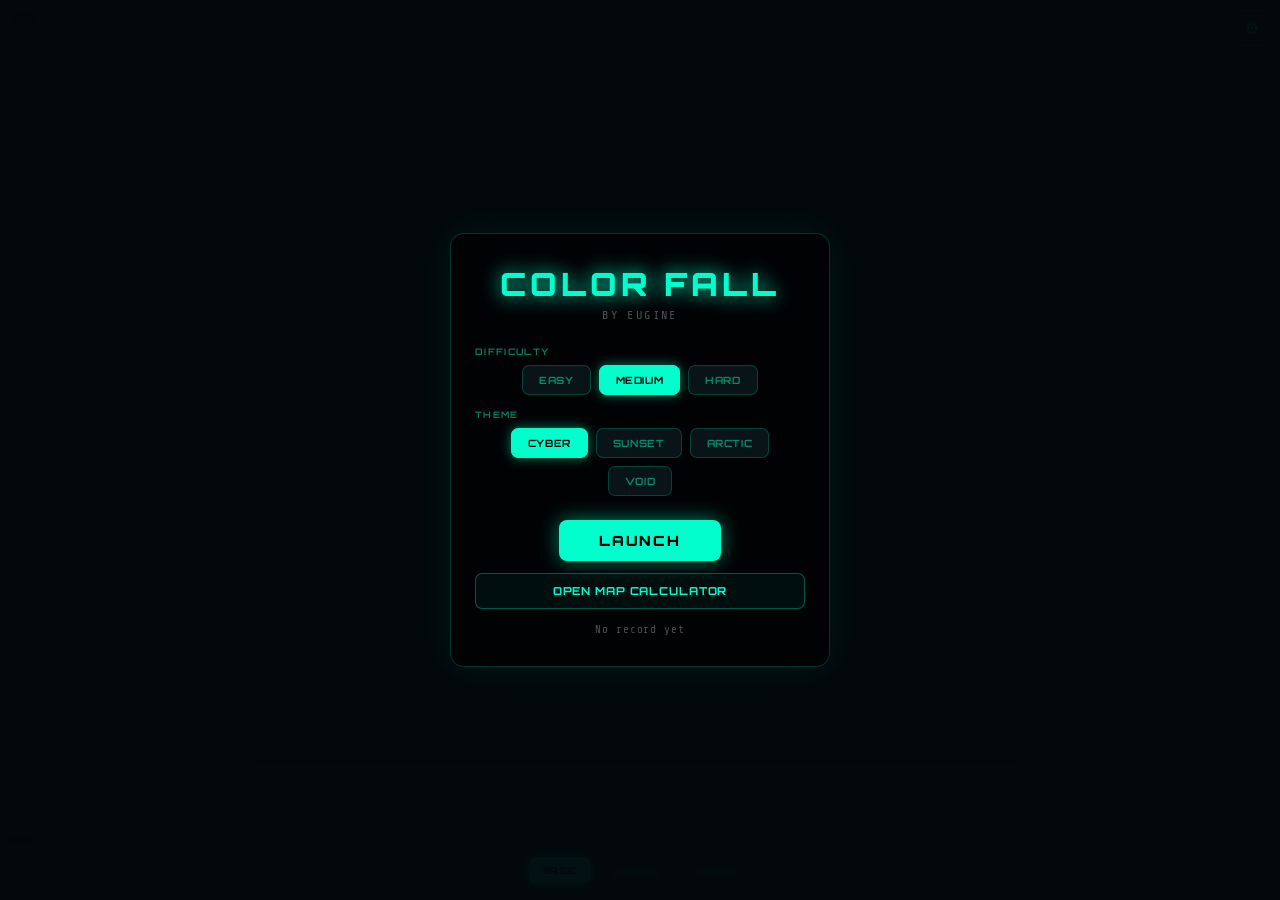
<file: index.html>
<!DOCTYPE html>
<html lang="en">
<head>
<meta charset="UTF-8">
<meta name="viewport" content="width=device-width, initial-scale=1.0, maximum-scale=1.0, user-scalable=no, minimal-ui">
<title>Color Fall — by Eugine</title>
<meta name="theme-color" content="#050d10">
<meta name="apple-mobile-web-app-capable" content="yes">
<meta name="apple-mobile-web-app-status-bar-style" content="black-translucent">
<meta name="mobile-web-app-capable" content="yes">
<link rel="manifest" href="manifest.json">
<link rel="icon" href="icon-512.png">
<link rel="apple-touch-icon" href="icon-512.png">
<link rel="stylesheet" href="clf.css">
</head>
<body>

<!-- HUD -->
<div id="ui"></div>
<div id="leaderboard"></div>
<div id="statusIndicators">
  <div id="shieldIndicator" class="indicator shield hidden">SHIELD READY</div>
  <div id="dangerIndicator" class="indicator danger hidden">DEADLY SKIN</div>
</div>
<div id="gameover"><span id="goTitle">GAME OVER</span><br><span id="goScore"></span><br><span id="goHint">tap to restart</span></div>
<div id="combo"></div>

<!-- Mode select screen -->
<!-- Mode select screen -->
<div id="modeScreen">
  <div id="modeBox">
    <div id="modeTitle">COLOR FALL</div>
    <div id="modeSubtitle">by eugine</div>
    <div class="mode-section-label">DIFFICULTY</div>
    <div id="diffBtns">
      <button class="modeBtn diff" data-d="easy">EASY</button>
      <button class="modeBtn diff active" data-d="medium">MEDIUM</button>
      <button class="modeBtn diff" data-d="hard">HARD</button>
    </div>
    <div class="mode-section-label">THEME</div>
    <div id="themeBtns">
      <button class="modeBtn theme active" data-t="cyber">CYBER</button>
      <button class="modeBtn theme" data-t="sunset">SUNSET</button>
      <button class="modeBtn theme" data-t="arctic">ARCTIC</button>
      <button class="modeBtn theme" data-t="void">VOID</button>
    </div>
    <button id="startBtn">LAUNCH</button>
   <button class="calcBtn" onclick="window.location.href='MAPCALC.html'">
  OPEN MAP CALCULATOR
</button>
    <div id="bestDisplay"></div>
  </div>
</div>

<!-- Controls bar -->
<div id="weaponBar">
  <button class="weapon active" data-w="basic">BASIC</button>
  <button class="weapon" data-w="spread">SPREAD</button>
  <button class="weapon" data-w="sniper">SNIPER</button>
</div>

<!-- Settings -->
<button id="settingsBtn">⚙</button>
<div id="settingsPanel">
  <div class="sp-title">SETTINGS</div>
  <label>Sound</label>
  <input type="checkbox" id="soundToggle" checked>
  <label>Volume</label>
  <input type="range" id="volumeSlider" min="0" max="1" step="0.01" value="0.15">
  <label>Particle Intensity</label>
  <select id="particleIntensity">
    <option value="low">Low</option>
    <option value="medium" selected>Medium</option>
    <option value="high">High</option>
  </select>
  <label>Combo Glow</label>
  <input type="checkbox" id="comboGlow" checked>
  <label>Grid</label>
  <select id="bgModeSelect">
    <option value="dark">Static</option>
    <option value="pulse" selected>Pulse</option>
    <option value="scroll">Scroll</option>
    <option value="off">Off</option>
  </select>
  <label>Skin</label>
  <select id="skinSelect">
    <option value="classic">Classic</option>
    <option value="shield">Shield</option>
    <option value="deadly">Deadly</option>
  </select>
  <button id="restartBtn">RESTART</button>
  <button id="menuBtn">MENU</button>
</div>

<canvas id="c"></canvas>
<script src="clf.js"></script>
  <script>
if ("serviceWorker" in navigator) {
  navigator.serviceWorker.register("./service-worker.js").catch(e => console.log("SW registration failed:", e));
}
</script>
</body>
</html>
</file>
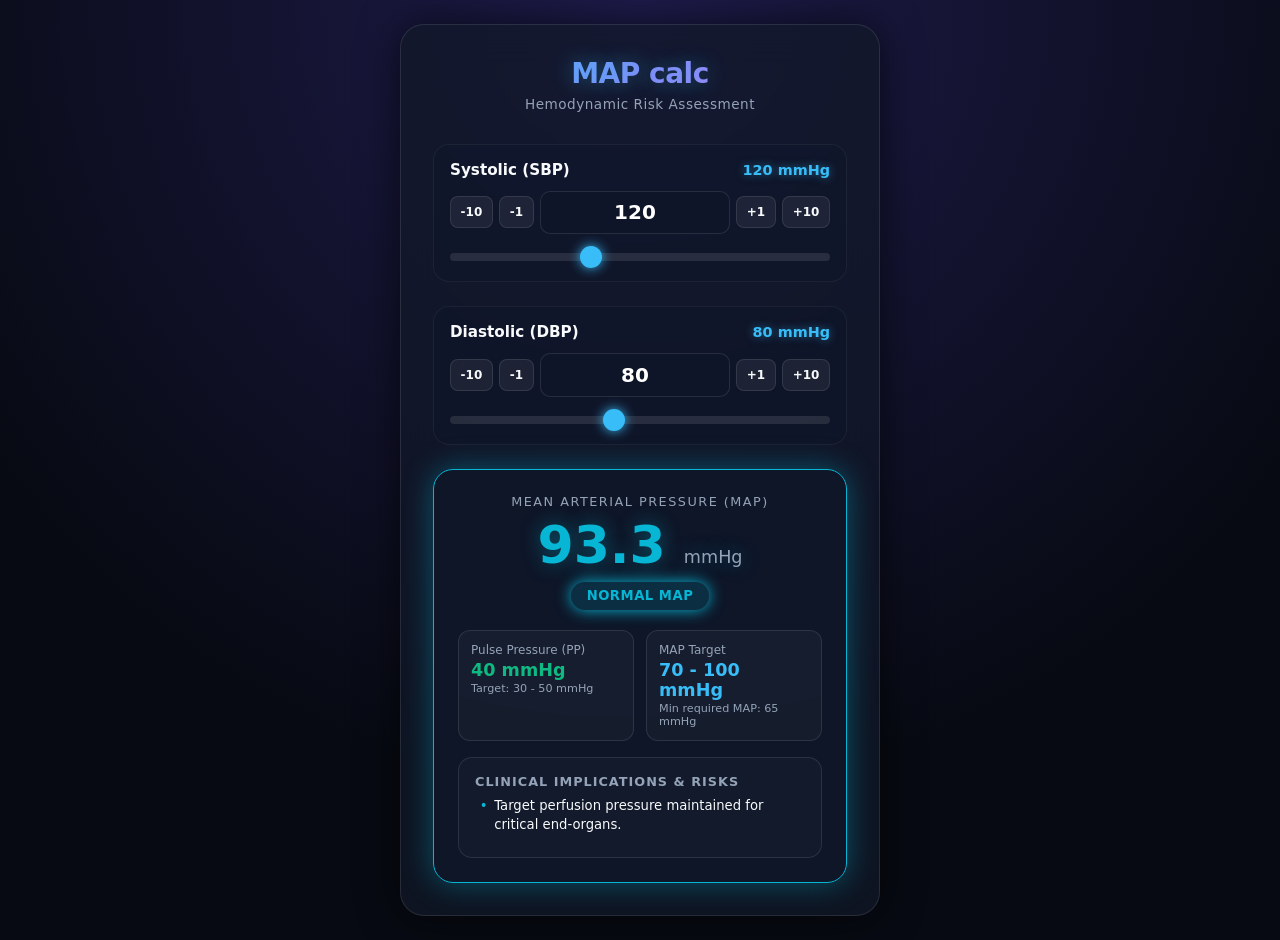
<file: MAPCALC.html>
<!DOCTYPE html>
<html lang="en">
<head>
  <meta charset="UTF-8">
  <meta name="viewport" content="width=device-width, initial-scale=1.0">
  <title>Advanced MAP & Pulse Pressure Calculator</title>
  <style>
    :root {
      --bg-color: #070a12;
      --card-bg: rgba(18, 24, 40, 0.75);
      --border-color: rgba(255, 255, 255, 0.1);
      --text-main: #f8fafc;
      --text-sub: #94a3b8;
      
      /* Dynamic Theme Colors - Managed by JS */
      --active-glow: #06b6d4;
      --normal-color: #10b981;
      --warning-color: #f59e0b;
      --critical-color: #ef4444;
    }

    * {
      box-sizing: border-box;
      margin: 0;
      padding: 0;
      font-family: 'Inter', system-ui, -apple-system, sans-serif;
    }

    body {
      background: radial-gradient(circle at top center, #1e1b4b 0%, var(--bg-color) 70%);
      color: var(--text-main);
      min-height: 100vh;
      display: flex;
      align-items: center;
      justify-content: center;
      padding: 1.5rem;
    }

    .container {
      background: var(--card-bg);
      backdrop-filter: blur(20px);
      -webkit-backdrop-filter: blur(20px);
      border: 1px solid var(--border-color);
      border-radius: 24px;
      padding: 2rem;
      width: 100%;
      max-width: 480px;
      box-shadow: 0 0 40px rgba(0, 0, 0, 0.6);
      position: relative;
    }

    header {
      text-align: center;
      margin-bottom: 2rem;
    }

    /* Glowing Animated Title */
    header h1 {
      font-size: 1.75rem;
      font-weight: 800;
      letter-spacing: -0.5px;
      background: linear-gradient(135deg, #38bdf8, #818cf8, #c084fc);
      -webkit-background-clip: text;
      -webkit-text-fill-color: transparent;
      text-shadow: 0 0 20px rgba(56, 189, 248, 0.4);
    }

    header p {
      font-size: 0.85rem;
      color: var(--text-sub);
      margin-top: 0.35rem;
      letter-spacing: 0.5px;
    }

    .input-group {
      margin-bottom: 1.5rem;
      background: rgba(15, 23, 42, 0.4);
      padding: 1rem;
      border-radius: 16px;
      border: 1px solid rgba(255, 255, 255, 0.05);
    }

    .label-row {
      display: flex;
      justify-content: space-between;
      align-items: center;
      margin-bottom: 0.75rem;
    }

    label {
      font-size: 0.95rem;
      font-weight: 600;
      color: var(--text-main);
    }

    .unit-display {
      font-size: 0.9rem;
      color: #38bdf8;
      font-weight: 700;
      text-shadow: 0 0 8px rgba(56, 189, 248, 0.5);
    }

    .input-control-row {
      display: flex;
      gap: 0.4rem;
      align-items: center;
      margin-bottom: 0.75rem;
    }

    .btn-step {
      background: rgba(255, 255, 255, 0.06);
      border: 1px solid var(--border-color);
      color: var(--text-main);
      border-radius: 8px;
      padding: 0.5rem 0.6rem;
      font-size: 0.75rem;
      font-weight: 700;
      cursor: pointer;
      transition: all 0.2s ease;
      user-select: none;
    }

    .btn-step:hover {
      background: rgba(255, 255, 255, 0.15);
      border-color: rgba(255, 255, 255, 0.3);
      transform: translateY(-1px);
    }

    .btn-step:active {
      transform: translateY(0);
    }

    input[type="number"] {
      flex: 1;
      text-align: center;
      background: rgba(15, 23, 42, 0.8);
      border: 1px solid var(--border-color);
      border-radius: 10px;
      padding: 0.55rem;
      color: #fff;
      font-size: 1.25rem;
      font-weight: 700;
      outline: none;
      transition: all 0.3s ease;
    }

    input[type="number"]:focus {
      border-color: #38bdf8;
      box-shadow: 0 0 12px rgba(56, 189, 248, 0.4);
    }

    /* Advanced Glowing Range Slider */
    input[type="range"] {
      -webkit-appearance: none;
      appearance: none;
      width: 100%;
      height: 8px;
      border-radius: 4px;
      background: rgba(255, 255, 255, 0.1);
      outline: none;
      cursor: pointer;
    }

    input[type="range"]::-webkit-slider-thumb {
      -webkit-appearance: none;
      appearance: none;
      width: 22px;
      height: 22px;
      border-radius: 50%;
      background: #38bdf8;
      cursor: pointer;
      box-shadow: 0 0 12px #38bdf8;
      transition: transform 0.1s ease, background 0.3s ease;
    }

    input[type="range"]::-webkit-slider-thumb:hover {
      transform: scale(1.2);
    }

    /* Dynamic Result Display Card */
    .display-card {
      background: rgba(15, 23, 42, 0.85);
      border: 1px solid var(--border-color);
      border-radius: 20px;
      padding: 1.5rem;
      text-align: center;
      margin-top: 1.5rem;
      transition: all 0.4s ease;
      box-shadow: 0 0 25px rgba(0, 0, 0, 0.5);
    }

    .result-title {
      font-size: 0.8rem;
      text-transform: uppercase;
      letter-spacing: 1.5px;
      color: var(--text-sub);
    }

    .result-value {
      font-size: 3.25rem;
      font-weight: 900;
      line-height: 1.1;
      margin: 0.5rem 0;
      transition: color 0.3s ease, text-shadow 0.3s ease;
    }

    .result-value span {
      font-size: 1.1rem;
      font-weight: 500;
      color: var(--text-sub);
    }

    .status-badge {
      display: inline-block;
      padding: 0.4rem 1rem;
      border-radius: 30px;
      font-size: 0.825rem;
      font-weight: 800;
      letter-spacing: 0.5px;
      text-transform: uppercase;
      transition: all 0.3s ease;
      box-shadow: 0 0 15px currentColor;
    }

    .metrics-grid {
      display: grid;
      grid-template-columns: 1fr 1fr;
      gap: 0.75rem;
      margin-top: 1.25rem;
    }

    .metric-box {
      background: rgba(255, 255, 255, 0.03);
      border: 1px solid var(--border-color);
      border-radius: 12px;
      padding: 0.75rem;
      font-size: 0.75rem;
      color: var(--text-sub);
      text-align: left;
    }

    .metric-box header-title {
      display: block;
      font-size: 0.7rem;
      text-transform: uppercase;
      letter-spacing: 0.5px;
    }

    .metric-box strong {
      display: block;
      font-size: 1.1rem;
      font-weight: 800;
      margin-top: 0.2rem;
      transition: color 0.3s ease;
    }

    .target-sub {
      font-size: 0.7rem;
      color: var(--text-sub);
      margin-top: 0.15rem;
    }

    /* Risk Factors Box */
    .risk-card {
      margin-top: 1rem;
      background: rgba(255, 255, 255, 0.02);
      border: 1px solid var(--border-color);
      border-radius: 14px;
      padding: 1rem;
      text-align: left;
    }

    .risk-card h3 {
      font-size: 0.8rem;
      text-transform: uppercase;
      letter-spacing: 1px;
      color: var(--text-sub);
      margin-bottom: 0.5rem;
      display: flex;
      align-items: center;
      gap: 0.4rem;
    }

    .risk-list {
      list-style-type: none;
      font-size: 0.825rem;
      color: var(--text-main);
      line-height: 1.4;
    }

    .risk-list li {
      margin-bottom: 0.4rem;
      position: relative;
      padding-left: 1.2rem;
    }

    .risk-list li::before {
      content: '•';
      position: absolute;
      left: 0.3rem;
      color: var(--active-glow);
    }

    /* Hide numeric arrows */
    input::-webkit-outer-spin-button,
    input::-webkit-inner-spin-button { -webkit-appearance: none; margin: 0; }
    input[type=number] { -moz-appearance: textfield; }
  </style>
</head>
<body>

  <div class="container">
    <header>
      <h1>MAP calc</h1>
      <p>Hemodynamic Risk Assessment</p>
    </header>

    <!-- Systolic Input Block -->
    <div class="input-group">
      <div class="label-row">
        <label for="sbp">Systolic (SBP)</label>
        <span class="unit-display"><span id="sbpVal">120</span> mmHg</span>
      </div>
      <div class="input-control-row">
        <button class="btn-step" onclick="adjustValue('sbp', -10)">-10</button>
        <button class="btn-step" onclick="adjustValue('sbp', -1)">-1</button>
        <input type="number" id="sbp" value="120" min="40" max="260">
        <button class="btn-step" onclick="adjustValue('sbp', 1)">+1</button>
        <button class="btn-step" onclick="adjustValue('sbp', 10)">+10</button>
      </div>
      <input type="range" id="sbpSlider" value="120" min="40" max="260">
    </div>

    <!-- Diastolic Input Block -->
    <div class="input-group">
      <div class="label-row">
        <label for="dbp">Diastolic (DBP)</label>
        <span class="unit-display"><span id="dbpVal">80</span> mmHg</span>
      </div>
      <div class="input-control-row">
        <button class="btn-step" onclick="adjustValue('dbp', -10)">-10</button>
        <button class="btn-step" onclick="adjustValue('dbp', -1)">-1</button>
        <input type="number" id="dbp" value="80" min="20" max="160">
        <button class="btn-step" onclick="adjustValue('dbp', 1)">+1</button>
        <button class="btn-step" onclick="adjustValue('dbp', 10)">+10</button>
      </div>
      <input type="range" id="dbpSlider" value="80" min="20" max="160">
    </div>

    <!-- Results Display -->
    <div class="display-card" id="card">
      <div class="result-title">Mean Arterial Pressure (MAP)</div>
      <div class="result-value" id="mapVal">93.3 <span>mmHg</span></div>
      <div class="status-badge" id="statusBadge">Optimal Perfusion</div>

      <div class="metrics-grid">
        <div class="metric-box">
          <span class="header-title">Pulse Pressure (PP)</span>
          <strong id="ppVal">40 mmHg</strong>
          <div class="target-sub">Target: 30 - 50 mmHg</div>
        </div>
        <div class="metric-box">
          <span class="header-title">MAP Target</span>
          <strong style="color: #38bdf8;">70 - 100 mmHg</strong>
          <div class="target-sub">Min required MAP: 65 mmHg</div>
        </div>
      </div>

      <!-- Dynamic Risk Factors section -->
      <div class="risk-card">
        <h3>Clinical Implications & Risks</h3>
        <ul class="risk-list" id="riskList">
          <li>Adequate organ perfusion pressure (Brain, Kidneys, Heart).</li>
        </ul>
      </div>
    </div>
  </div>

  <script>
    //dom value
    const sbpInput = document.getElementById('sbp');
    const dbpInput = document.getElementById('dbp');
    const sbpSlider = document.getElementById('sbpSlider');
    const dbpSlider = document.getElementById('dbpSlider');

    const sbpVal = document.getElementById('sbpVal');
    const dbpVal = document.getElementById('dbpVal');
    const mapVal = document.getElementById('mapVal');
    const ppVal = document.getElementById('ppVal');

    const statusBadge = document.getElementById('statusBadge');
    const card = document.getElementById('card');
    const riskList = document.getElementById('riskList');

    function adjustValue(inputId, change) {
      const input = document.getElementById(inputId);
      let newVal = (parseInt(input.value) || 0) + change;
      newVal = Math.max(parseInt(input.min), Math.min(parseInt(input.max), newVal));
      input.value = newVal;
      
      const slider = document.getElementById(inputId + 'Slider');
      syncAndCalculate(input, slider, inputId === 'sbp');
    }

    function syncAndCalculate(source, target, isSbp) {
      target.value = source.value;
      if (isSbp) sbpVal.textContent = source.value;
      else dbpVal.textContent = source.value;
      calculateMetrics();
    }

    sbpInput.addEventListener('input', () => syncAndCalculate(sbpInput, sbpSlider, true));
    sbpSlider.addEventListener('input', () => syncAndCalculate(sbpSlider, sbpInput, true));
    dbpInput.addEventListener('input', () => syncAndCalculate(dbpInput, dbpSlider, false));
    dbpSlider.addEventListener('input', () => syncAndCalculate(dbpSlider, dbpInput, false));

    function calculateMetrics() {
      const sbp = parseFloat(sbpInput.value) || 0;
      const dbp = parseFloat(dbpInput.value) || 0;

      if (sbp <= dbp) {
        mapVal.innerHTML = `-- <span>mmHg</span>`;
        mapVal.style.color = "var(--text-sub)";
        mapVal.style.textShadow = "none";
        statusBadge.textContent = "Invalid Input (SBP ≤ DBP)";
        statusBadge.style.color = "#ef4444";
        statusBadge.style.backgroundColor = "rgba(239, 68, 68, 0.15)";
        card.style.borderColor = "#ef4444";
        card.style.boxShadow = "0 0 25px rgba(239, 68, 68, 0.3)";
        ppVal.textContent = `-- mmHg`;
        ppVal.style.color = "var(--text-sub)";
        riskList.innerHTML = `<li>Systolic pressure must be higher than diastolic pressure.</li>`;
        return;
      }
//calculations happens here
      const pulsePressure = sbp - dbp;
      const map = dbp + (pulsePressure / 3);

      mapVal.innerHTML = `${map.toFixed(1)} <span>mmHg</span>`;
      ppVal.textContent = `${pulsePressure} mmHg`;

      // Color Palette & Dynamic Status Engine
      let activeColor = '#10b981'; // Default Normal Green
      let glowColor = 'rgba(16, 185, 129, 0.4)';
      let label = 'Optimal Perfusion';
      let risks = [];

      // Evaluate MAP Risks
      if (map < 65) {
        activeColor = '#ef4444';
        glowColor = 'rgba(239, 68, 68, 0.5)';
        label = 'Hypoperfusion Risk (<65)';
        risks.push('Risk of renal impairment, cerebral ischemia, and myocardial hypoperfusion.');
      } else if (map >= 65 && map <= 100) {
        if (map <= 93.3) {
          activeColor = '#10b981';
          glowColor = 'rgba(16, 185, 129, 0.4)';
          label = 'Optimal Perfusion';
        } else {
          activeColor = '#06b6d4';
          glowColor = 'rgba(6, 182, 212, 0.4)';
          label = 'Normal MAP';
        }
        risks.push('Target perfusion pressure maintained for critical end-organs.');
      } else if (map > 100 && map <= 110) {
        activeColor = '#f59e0b';
        glowColor = 'rgba(245, 158, 11, 0.4)';
        label = 'Elevated MAP';
        risks.push('Increased left ventricular workload & vascular wall tension.');
      } else {
        activeColor = '#ef4444';
        glowColor = 'rgba(239, 68, 68, 0.5)';
        label = 'Severe Hypertension (>110)';
        risks.push('High stroke risk, acute vascular stiffness, and end-organ damage.');
      }

      // Evaluate Pulse Pressure Color & Risks
      let ppColor = '#10b981';
      if (pulsePressure < 30) {
        ppColor = '#f59e0b';
        risks.push('Narrow Pulse Pressure (<30 mmHg): Possible low stroke volume, heart failure, or aortic stenosis.');
      } else if (pulsePressure > 50) {
        ppColor = pulsePressure > 60 ? '#ef4444' : '#f59e0b';
        risks.push('Wide Pulse Pressure (>50 mmHg): Associated with arterial stiffness, aortic regurgitation, or hyperthyroidism.');
      } else {
        ppColor = '#10b981';
      }

      // Update Styling & Colors Dynamically
      mapVal.style.color = activeColor;
      mapVal.style.textShadow = `0 0 20px ${glowColor}`;
      ppVal.style.color = ppColor;

      statusBadge.textContent = label;
      statusBadge.style.color = activeColor;
      statusBadge.style.backgroundColor = `${glowColor.replace('0.4', '0.15').replace('0.5', '0.15')}`;

      card.style.borderColor = activeColor;
      card.style.boxShadow = `0 0 30px ${glowColor}`;

      // Update Dynamic Risks
      riskList.innerHTML = risks.map(r => `<li>${r}</li>`).join('');
    }

    // Initial Calculation
    calculateMetrics();
  </script>
</body>
</html>
</file>
<file: clf.css>
@import url('https://fonts.googleapis.com/css2?family=Orbitron:wght@400;700;900&family=Share+Tech+Mono&display=swap');

/* ── BASE ── */
*, *::before, *::after { box-sizing: border-box; }
html, body {
  margin: 0; padding: 0;
  background: #050d10;
  overflow: hidden;
  font-family: 'Share Tech Mono', monospace;
  touch-action: none;
}
canvas { display: block; position: fixed; inset: 0; }

/* ── HUD ── */
#ui {
  position: fixed;
  top: 10px; left: 10px;
  color: var(--accent, #00ffcc);
  font-family: 'Orbitron', monospace;
  font-size: 11px; font-weight: 700;
  background: rgba(0,0,0,0.55);
  padding: 6px 12px;
  border-radius: 6px;
  border: 1px solid rgba(0,255,180,0.2);
  letter-spacing: 0.05em;
  z-index: 10;
  max-width: 70vw;
  line-height: 1.6;
}
#leaderboard {
  position: fixed;
  bottom: 56px; left: 10px;
  color: rgba(255,255,255,0.3);
  font-size: 10px;
  background: rgba(0,0,0,0.3);
  padding: 4px 10px;
  border-radius: 5px;
  z-index: 10;
}

#statusIndicators {
  position: fixed;
  top: 10px; right: 10px;
  display: flex;
  flex-direction: column;
  gap: 8px;
  z-index: 12;
}

.indicator {
  padding: 8px 12px;
  border-radius: 10px;
  min-width: 140px;
  font-family: 'Orbitron', monospace;
  font-size: 10px;
  font-weight: 700;
  text-align: center;
  letter-spacing: 0.08em;
  border: 1px solid rgba(255,255,255,0.12);
  background: rgba(0,0,0,0.55);
  box-shadow: 0 0 18px rgba(0,0,0,0.25);
}

.indicator.shield {
  color: #8de3ff;
  border-color: rgba(64,219,255,0.35);
  background: rgba(12,40,58,0.90);
}

.indicator.shield.active {
  background: rgba(16,70,110,0.98);
  box-shadow: 0 0 22px rgba(56,220,255,0.32);
}

.indicator.danger {
  color: #ff9f9f;
  border-color: rgba(255,90,90,0.4);
  background: rgba(80,12,16,0.94);
}

.indicator.hidden {
  display: none;
}

/* ── GAME OVER ── */
#gameover {
  position: fixed;
  top: 50%; left: 50%;
  transform: translate(-50%, -50%);
  font-family: 'Orbitron', monospace;
  text-align: center;
  opacity: 0;
  transition: opacity 0.5s;
  pointer-events: none;
  z-index: 20;
}
#goTitle {
  display: block;
  font-size: 42px; font-weight: 900;
  color: #ff3355;
  text-shadow: 0 0 30px #ff3355;
  letter-spacing: 0.1em;
}
#goScore {
  display: block;
  font-size: 20px;
  color: #fff;
  margin: 8px 0;
}
#goHint {
  display: block;
  font-size: 13px;
  color: rgba(255,255,255,0.4);
  animation: blink 1.2s infinite;
}
@keyframes blink { 0%,100%{opacity:1} 50%{opacity:0.2} }

/* ── COMBO ── */
#combo {
  position: fixed;
  font-family: 'Orbitron', monospace;
  font-size: 22px; font-weight: 900;
  color: #ffee44;
  opacity: 0;
  pointer-events: none;
  z-index: 15;
  text-shadow: 0 0 12px #ffee44;
  transition: opacity 0.15s;
}

/* ── WEAPON BAR ── */
#weaponBar {
  position: fixed;
  bottom: 14px; left: 50%;
  transform: translateX(-50%);
  display: flex; gap: 8px;
  z-index: 10;
}
.weapon {
  padding: 7px 13px;
  border: 1px solid rgba(0,255,180,0.2);
  border-radius: 7px;
  background: rgba(8,20,24,0.9);
  color: rgba(0,255,180,0.55);
  font-family: 'Orbitron', monospace;
  font-size: 9px; font-weight: 700;
  cursor: pointer;
  letter-spacing: 0.07em;
  transition: 0.15s;
}
.weapon.active {
  background: var(--accent, #00ffcc);
  color: #000;
  border-color: var(--accent, #00ffcc);
  box-shadow: 0 0 14px var(--accent, #00ffcc);
  transform: translateY(-2px);
}

/* ── SETTINGS ── */
#settingsBtn {
  position: fixed;
  top: 10px; right: 10px;
  width: 36px; height: 36px;
  background: rgba(8,20,24,0.9);
  color: var(--accent, #00ffcc);
  border: 1px solid rgba(0,255,180,0.3);
  font-size: 16px; cursor: pointer;
  border-radius: 6px; z-index: 10;
  transition: 0.15s;
}
#settingsBtn:hover { background: var(--accent, #00ffcc); color: #000; }

#settingsPanel {
  position: fixed;
  top: 52px; right: 10px;
  background: rgba(4,12,16,0.97);
  padding: 14px; border-radius: 8px;
  color: #aee; display: none;
  width: 200px; font-size: 12px;
  border: 1px solid rgba(0,255,180,0.2);
  box-shadow: 0 0 20px rgba(0,0,0,0.5);
  z-index: 50;
}
.sp-title {
  font-family: 'Orbitron', monospace;
  font-size: 11px; font-weight: 700;
  color: var(--accent, #00ffcc);
  letter-spacing: 0.1em; margin-bottom: 10px;
}
#settingsPanel label {
  display: block; margin: 7px 0 2px;
  color: rgba(0,255,180,0.7);
  font-size: 10px; letter-spacing: 0.08em; text-transform: uppercase;
}
#settingsPanel select,
#settingsPanel input[type=range],
#settingsPanel input[type=checkbox] {
  width: 100%; margin-bottom: 4px;
  accent-color: var(--accent, #00ffcc);
  background: #0a1a1e; color: #aee;
  border: 1px solid rgba(0,255,180,0.15);
  border-radius: 4px;
}
#restartBtn, #menuBtn {
  width: 100%; margin-top: 8px;
  padding: 7px;
  background: transparent;
  color: var(--accent, #00ffcc);
  border: 1px solid rgba(0,255,180,0.3);
  border-radius: 5px;
  font-family: 'Orbitron', monospace;
  font-size: 10px; letter-spacing: 0.08em;
  cursor: pointer; transition: 0.15s;
}
#restartBtn:hover, #menuBtn:hover {
  background: var(--accent, #00ffcc); color: #000;
}

/* ── UTILITY / NAV BUTTONS IN LAUNCHER ── */
.calcBtn {
  display: block;
  width: 100%;
  margin-top: 12px;
  padding: 10px;
  background: rgba(0, 255, 204, 0.05);
  color: #00ffcc;
  border: 1px solid rgba(0, 255, 204, 0.3);
  border-radius: 7px;
  font-family: 'Orbitron', monospace;
  font-size: 11px;
  font-weight: 700;
  letter-spacing: 0.08em;
  cursor: pointer;
  transition: 0.15s;
}

.calcBtn:hover {
  background: #00ffcc;
  color: #000;
  box-shadow: 0 0 16px rgba(0, 255, 204, 0.5);
  transform: translateY(-1px);
}
/* ── MODE SELECT SCREEN ── */
#modeScreen {
  position: fixed; inset: 0;
  display: flex; align-items: center; justify-content: center;
  background: rgba(3, 8, 12, 0.96);
  z-index: 100;
}
#modeBox {
  text-align: center;
  padding: 30px 24px;
  background: rgba(0,0,0,0.6);
  border: 1px solid rgba(0,255,180,0.2);
  border-radius: 14px;
  width: min(380px, 92vw);
  box-shadow: 0 0 40px rgba(0,255,180,0.08);
}
#modeTitle {
  font-family: 'Orbitron', monospace;
  font-size: 32px; font-weight: 900;
  color: #00ffcc;
  letter-spacing: 0.12em;
  text-shadow: 0 0 20px #00ffcc;
  margin-bottom: 4px;
}
#modeSubtitle {
  font-size: 12px; color: rgba(255,255,255,0.3);
  letter-spacing: 0.2em; margin-bottom: 24px;
  text-transform: uppercase;
}
.mode-section-label {
  font-family: 'Orbitron', monospace;
  font-size: 9px; font-weight: 700;
  color: rgba(0,255,180,0.5);
  letter-spacing: 0.15em;
  margin: 14px 0 8px;
  text-align: left;
}
#diffBtns, #themeBtns {
  display: flex; gap: 8px; flex-wrap: wrap;
  justify-content: center; margin-bottom: 4px;
}
.modeBtn {
  padding: 8px 16px;
  background: rgba(10,25,30,0.8);
  color: rgba(0,255,180,0.5);
  border: 1px solid rgba(0,255,180,0.2);
  border-radius: 7px;
  font-family: 'Orbitron', monospace;
  font-size: 10px; font-weight: 700;
  cursor: pointer; letter-spacing: 0.06em;
  transition: 0.15s;
}
.modeBtn.active {
  background: #00ffcc; color: #000;
  border-color: #00ffcc;
  box-shadow: 0 0 12px rgba(0,255,180,0.5);
}
/* theme-specific active colors */
.modeBtn.theme[data-t="sunset"].active  { background: #ff6644; border-color: #ff6644; box-shadow: 0 0 12px rgba(255,100,60,0.5); }
.modeBtn.theme[data-t="arctic"].active  { background: #88ddff; border-color: #88ddff; box-shadow: 0 0 12px rgba(120,210,255,0.5); color:#000; }
.modeBtn.theme[data-t="void"].active    { background: #cc0033; border-color: #cc0033; box-shadow: 0 0 12px rgba(200,0,50,0.5); }
.modeBtn.diff[data-d="easy"].active     { background: #44ff88; border-color: #44ff88; box-shadow: 0 0 12px rgba(60,255,130,0.5); color:#000; }
.modeBtn.diff[data-d="hard"].active     { background: #ff3355; border-color: #ff3355; box-shadow: 0 0 12px rgba(255,50,80,0.5); }

#startBtn {
  margin-top: 20px;
  padding: 12px 40px;
  background: #00ffcc;
  color: #000;
  border: none; border-radius: 8px;
  font-family: 'Orbitron', monospace;
  font-size: 14px; font-weight: 900;
  cursor: pointer; letter-spacing: 0.12em;
  box-shadow: 0 0 20px rgba(0,255,180,0.5);
  transition: 0.15s;
}
#startBtn:hover { transform: scale(1.04); box-shadow: 0 0 30px rgba(0,255,180,0.7); }
#bestDisplay {
  margin-top: 14px;
  font-size: 11px; color: rgba(255,255,255,0.3);
  letter-spacing: 0.08em;
}
</file>
